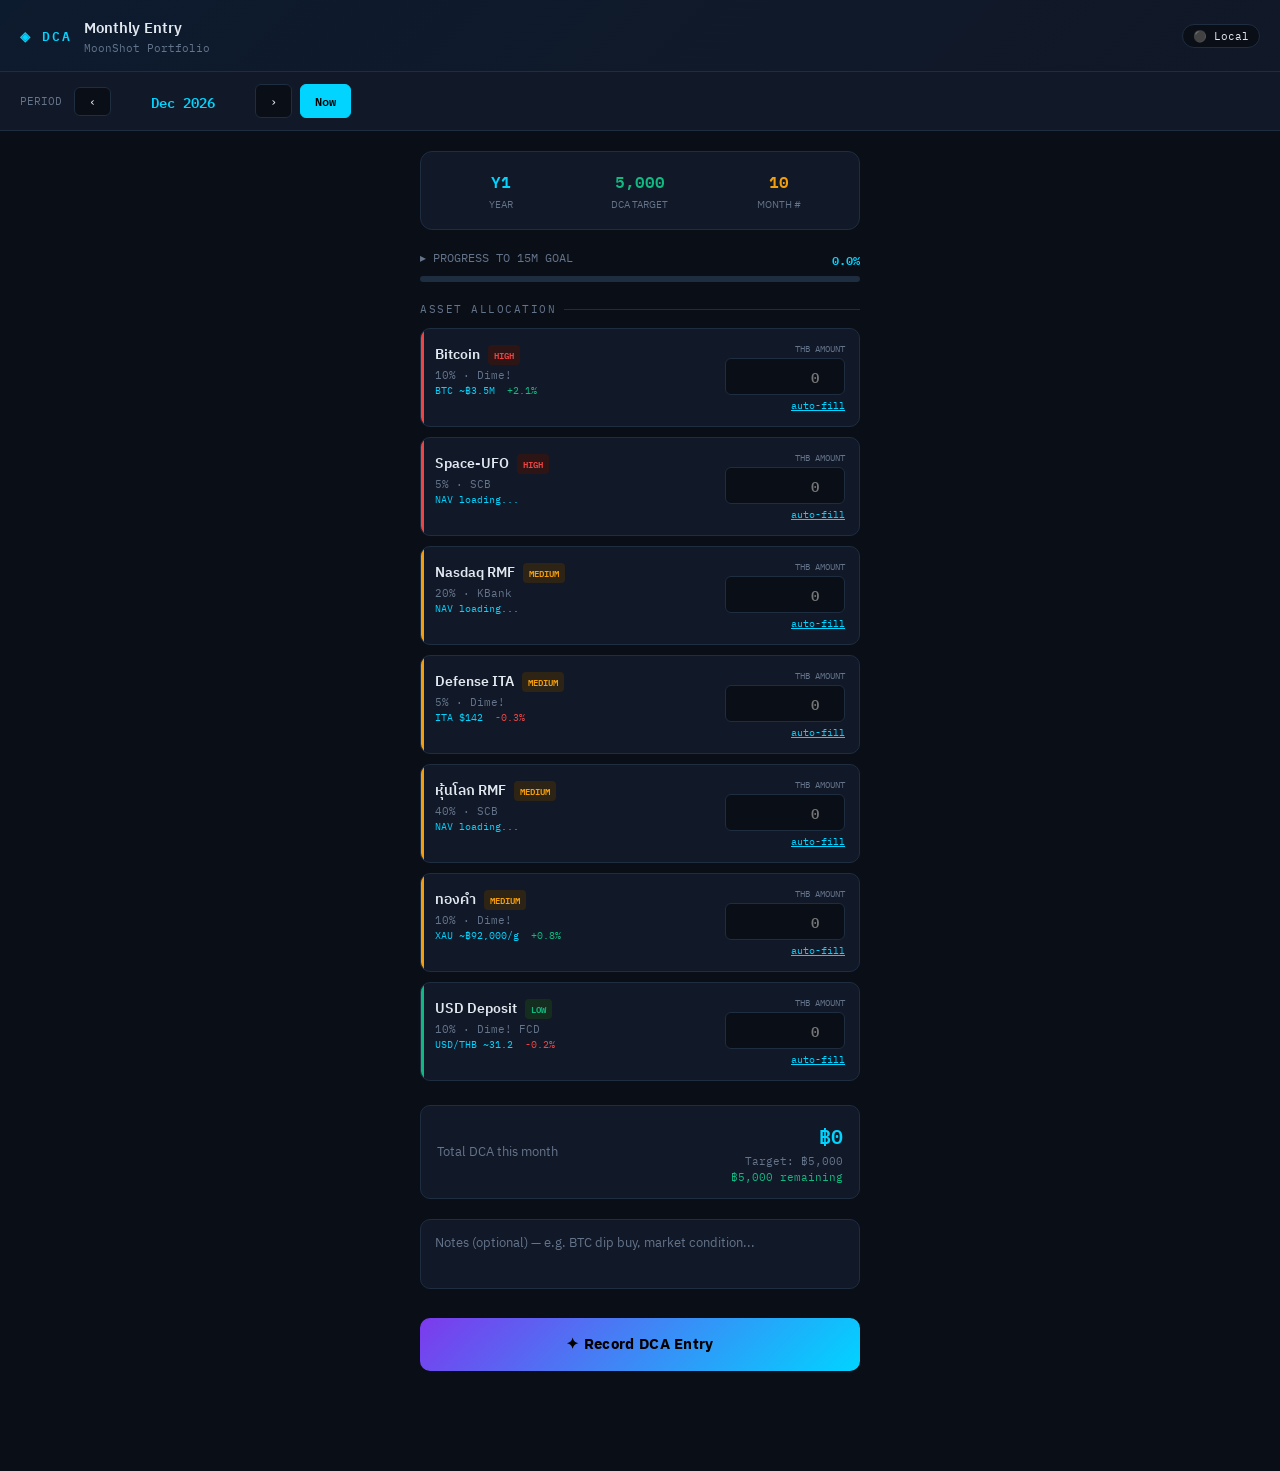
<file: History_Track/monthly_dca.html>
<!DOCTYPE html>
<html lang="th">
<head>
<meta charset="UTF-8">
<meta name="viewport" content="width=device-width, initial-scale=1.0">
<title>Monthly DCA Entry</title>
<style>
  /* ── Design: Dark financial terminal aesthetic ── */
  @import url('https://fonts.googleapis.com/css2?family=IBM+Plex+Mono:wght@400;500;600&family=IBM+Plex+Sans+Thai:wght@300;400;500;600&display=swap');

  :root {
    --bg:       #0a0e17;
    --surface:  #111827;
    --border:   #1e2d40;
    --accent:   #00d4ff;
    --accent2:  #7c3aed;
    --green:    #10b981;
    --yellow:   #f59e0b;
    --red:      #ef4444;
    --text:     #e2e8f0;
    --muted:    #64748b;
    --mono:     'IBM Plex Mono', monospace;
    --sans:     'IBM Plex Sans Thai', sans-serif;
  }

  * { box-sizing: border-box; margin: 0; padding: 0; }

  body {
    background: var(--bg);
    color: var(--text);
    font-family: var(--sans);
    min-height: 100vh;
    padding: 0 0 80px 0;
  }

  /* Header */
  .header {
    background: linear-gradient(135deg, #0d1b2e 0%, #111827 100%);
    border-bottom: 1px solid var(--border);
    padding: 16px 20px;
    position: sticky; top: 0; z-index: 100;
    display: flex; align-items: center; justify-content: space-between;
  }
  .header-left { display: flex; align-items: center; gap: 12px; }
  .header-logo { font-family: var(--mono); font-size: 13px; color: var(--accent);
                 letter-spacing: 2px; font-weight: 600; }
  .header-title { font-size: 15px; font-weight: 600; }
  .header-sub { font-size: 11px; color: var(--muted); font-family: var(--mono); }

  .sync-badge {
    font-family: var(--mono); font-size: 11px; padding: 4px 10px;
    border-radius: 20px; border: 1px solid var(--border);
    background: #0a0e17; cursor: pointer;
    transition: all 0.2s;
  }
  .sync-badge:hover { border-color: var(--accent); color: var(--accent); }

  /* Month selector */
  .month-bar {
    background: var(--surface);
    border-bottom: 1px solid var(--border);
    padding: 12px 20px;
    display: flex; align-items: center; gap: 12px; overflow-x: auto;
  }
  .month-label { font-family: var(--mono); font-size: 11px;
                 color: var(--muted); white-space: nowrap; }
  .month-nav { display: flex; gap: 8px; }
  .month-btn {
    background: var(--bg); border: 1px solid var(--border);
    color: var(--text); padding: 6px 14px; border-radius: 6px;
    font-family: var(--mono); font-size: 12px; cursor: pointer;
    transition: all 0.15s;
  }
  .month-btn:hover, .month-btn.active {
    background: var(--accent); color: #000; border-color: var(--accent); font-weight: 600;
  }
  .month-current {
    font-family: var(--mono); font-size: 14px; font-weight: 600;
    color: var(--accent); min-width: 120px; text-align: center;
  }

  /* Main */
  .main { padding: 20px; max-width: 480px; margin: 0 auto; }

  /* Summary card */
  .summary-card {
    background: var(--surface);
    border: 1px solid var(--border);
    border-radius: 12px;
    padding: 16px;
    margin-bottom: 20px;
    display: grid;
    grid-template-columns: 1fr 1fr 1fr;
    gap: 12px;
  }
  .stat { text-align: center; }
  .stat-value { font-family: var(--mono); font-size: 16px; font-weight: 600; }
  .stat-label { font-size: 10px; color: var(--muted); margin-top: 2px; }
  .stat-value.green { color: var(--green); }
  .stat-value.yellow { color: var(--yellow); }
  .stat-value.accent { color: var(--accent); }

  /* Progress bar */
  .progress-section { margin-bottom: 20px; }
  .progress-header { display: flex; justify-content: space-between;
                     font-size: 12px; margin-bottom: 6px; }
  .progress-label { color: var(--muted); font-family: var(--mono); }
  .progress-value { color: var(--accent); font-family: var(--mono); font-weight: 600; }
  .progress-bar {
    height: 6px; background: var(--border); border-radius: 3px; overflow: hidden;
  }
  .progress-fill {
    height: 100%; border-radius: 3px;
    background: linear-gradient(90deg, var(--accent2), var(--accent));
    transition: width 0.6s cubic-bezier(0.4,0,0.2,1);
  }

  /* Section title */
  .section-title {
    font-family: var(--mono); font-size: 11px; color: var(--muted);
    letter-spacing: 1.5px; text-transform: uppercase;
    margin-bottom: 12px;
    display: flex; align-items: center; gap: 8px;
  }
  .section-title::after {
    content: ''; flex: 1; height: 1px; background: var(--border);
  }

  /* Asset rows */
  .asset-list { display: flex; flex-direction: column; gap: 10px; margin-bottom: 24px; }

  .asset-row {
    background: var(--surface);
    border: 1px solid var(--border);
    border-radius: 10px;
    padding: 14px;
    display: grid;
    grid-template-columns: 1fr auto;
    gap: 8px;
    transition: border-color 0.15s;
    position: relative;
    overflow: hidden;
  }
  .asset-row::before {
    content: '';
    position: absolute; left: 0; top: 0; bottom: 0; width: 3px;
    border-radius: 3px 0 0 3px;
  }
  .asset-row.high::before   { background: var(--red); }
  .asset-row.medium::before { background: var(--yellow); }
  .asset-row.low::before    { background: var(--green); }
  .asset-row:focus-within   { border-color: var(--accent); }

  .asset-info { }
  .asset-name {
    font-weight: 600; font-size: 14px; margin-bottom: 2px;
    display: flex; align-items: center; gap: 8px;
  }
  .risk-badge {
    font-family: var(--mono); font-size: 9px; padding: 2px 6px;
    border-radius: 4px; font-weight: 600; text-transform: uppercase;
  }
  .risk-badge.high   { background: #2d1515; color: var(--red); }
  .risk-badge.medium { background: #2d2415; color: var(--yellow); }
  .risk-badge.low    { background: #152d1e; color: var(--green); }

  .asset-target {
    font-family: var(--mono); font-size: 11px; color: var(--muted);
  }
  .asset-price {
    font-family: var(--mono); font-size: 10px; color: var(--accent);
    margin-top: 2px;
  }
  .asset-price.loading { color: var(--muted); animation: pulse 1.5s infinite; }
  .price-change { margin-left: 6px; }
  .price-change.up { color: var(--green); }
  .price-change.down { color: var(--red); }

  .asset-input-group { display: flex; flex-direction: column; gap: 4px; align-items: flex-end; }

  .input-label { font-family: var(--mono); font-size: 9px; color: var(--muted); }

  .amount-input {
    background: var(--bg);
    border: 1px solid var(--border);
    border-radius: 6px;
    color: var(--text);
    font-family: var(--mono);
    font-size: 14px;
    font-weight: 600;
    padding: 6px 10px;
    width: 120px;
    text-align: right;
    transition: border-color 0.15s;
  }
  .amount-input:focus { outline: none; border-color: var(--accent); }
  .amount-input:disabled { opacity: 0.4; }

  .auto-fill-hint {
    font-size: 10px; color: var(--muted); font-family: var(--mono);
  }
  .auto-fill-hint button {
    background: none; border: none; color: var(--accent);
    cursor: pointer; font-size: 10px; font-family: var(--mono);
    padding: 0; text-decoration: underline;
  }

  /* Total bar */
  .total-bar {
    background: var(--surface);
    border: 1px solid var(--border);
    border-radius: 10px;
    padding: 14px 16px;
    display: flex; align-items: center; justify-content: space-between;
    margin-bottom: 20px;
  }
  .total-label { font-size: 13px; color: var(--muted); }
  .total-value { font-family: var(--mono); font-size: 20px; font-weight: 600; color: var(--accent); }
  .total-target { font-family: var(--mono); font-size: 11px; color: var(--muted); margin-top: 2px; text-align: right; }
  .total-diff { font-family: var(--mono); font-size: 11px; margin-top: 2px; }
  .total-diff.over { color: var(--red); }
  .total-diff.under { color: var(--green); }

  /* Notes */
  .notes-input {
    width: 100%;
    background: var(--surface);
    border: 1px solid var(--border);
    border-radius: 10px;
    color: var(--text);
    font-family: var(--sans);
    font-size: 13px;
    padding: 12px 14px;
    resize: none;
    margin-bottom: 20px;
    transition: border-color 0.15s;
  }
  .notes-input:focus { outline: none; border-color: var(--accent); }
  .notes-input::placeholder { color: var(--muted); }

  /* Submit */
  .submit-btn {
    width: 100%;
    background: linear-gradient(135deg, var(--accent2), var(--accent));
    border: none; border-radius: 10px;
    color: #000; font-weight: 700; font-size: 15px;
    padding: 14px; cursor: pointer;
    font-family: var(--sans);
    transition: opacity 0.2s, transform 0.1s;
    letter-spacing: 0.3px;
  }
  .submit-btn:hover   { opacity: 0.9; }
  .submit-btn:active  { transform: scale(0.98); }
  .submit-btn:disabled { opacity: 0.4; cursor: not-allowed; }

  /* Toast */
  .toast {
    position: fixed; bottom: 24px; left: 50%; transform: translateX(-50%);
    background: var(--surface); border: 1px solid var(--green);
    color: var(--green); font-family: var(--mono); font-size: 13px;
    padding: 10px 20px; border-radius: 8px;
    opacity: 0; transition: opacity 0.3s;
    z-index: 999; white-space: nowrap;
  }
  .toast.show { opacity: 1; }
  .toast.error { border-color: var(--red); color: var(--red); }

  @keyframes pulse { 0%,100%{opacity:1} 50%{opacity:0.4} }

  /* Responsive */
  @media(max-width:360px) {
    .amount-input { width: 100px; font-size: 13px; }
    .summary-card { grid-template-columns: 1fr 1fr; }
  }
</style>
</head>
<body>

<!-- Header -->
<div class="header">
  <div class="header-left">
    <div>
      <div class="header-logo">◈ DCA</div>
    </div>
    <div>
      <div class="header-title">Monthly Entry</div>
      <div class="header-sub" id="headerSub">MoonShot Portfolio</div>
    </div>
  </div>
  <div id="syncBadge" class="sync-badge" onclick="handleSync()">⚫ Local</div>
</div>

<!-- Month bar -->
<div class="month-bar">
  <span class="month-label">PERIOD</span>
  <div class="month-nav">
    <button class="month-btn" onclick="changeMonth(-1)">‹</button>
  </div>
  <div class="month-current" id="monthDisplay"></div>
  <div class="month-nav">
    <button class="month-btn" onclick="changeMonth(1)">›</button>
    <button class="month-btn active" onclick="goToCurrentMonth()">Now</button>
  </div>
</div>

<!-- Main -->
<div class="main">

  <!-- Summary -->
  <div class="summary-card">
    <div class="stat">
      <div class="stat-value accent" id="statYear">Y1</div>
      <div class="stat-label">YEAR</div>
    </div>
    <div class="stat">
      <div class="stat-value green" id="statDCATarget">5,000</div>
      <div class="stat-label">DCA TARGET</div>
    </div>
    <div class="stat">
      <div class="stat-value yellow" id="statMonthCount">1</div>
      <div class="stat-label">MONTH #</div>
    </div>
  </div>

  <!-- Progress to 15M -->
  <div class="progress-section">
    <div class="progress-header">
      <span class="progress-label">▸ PROGRESS TO 15M GOAL</span>
      <span class="progress-value" id="progressPct">0.0%</span>
    </div>
    <div class="progress-bar">
      <div class="progress-fill" id="progressFill" style="width:0%"></div>
    </div>
  </div>

  <!-- Asset entries -->
  <div class="section-title">Asset Allocation</div>
  <div class="asset-list" id="assetList"></div>

  <!-- Total -->
  <div class="total-bar">
    <div>
      <div class="total-label">Total DCA this month</div>
    </div>
    <div style="text-align:right">
      <div class="total-value" id="totalValue">฿0</div>
      <div class="total-target" id="totalTarget">Target: ฿5,000</div>
      <div class="total-diff" id="totalDiff"></div>
    </div>
  </div>

  <!-- Notes -->
  <textarea class="notes-input" id="notes" rows="2"
    placeholder="Notes (optional) — e.g. BTC dip buy, market condition..."></textarea>

  <!-- Submit -->
  <button class="submit-btn" id="submitBtn" onclick="submitDCA()">
    ✦ Record DCA Entry
  </button>

</div>

<!-- Toast -->
<div class="toast" id="toast"></div>

<script>
// ── CONFIG ─────────────────────────────────────────────────
const START_DATE  = new Date(2026, 2, 1); // March 2026 = Month 1
const GOAL_THB    = 15_000_000;

// DCA schedule
function getDCATarget(year) {
  if (year === 1) return 5000;
  if (year === 2) return 10000;
  if (year === 3) return 15000;
  return 34500;
}

// Assets (sync กับ Port_Moon_Alien.xlsx ของคุณ)
const ASSETS = [
  { id:'btc',     name:'Bitcoin',        ticker:'BTC',           weight:0.10, risk:'high',   currency:'THB', platform:'Dime!' },
  { id:'space',   name:'Space-UFO',      ticker:'SCBNEXT(A)',     weight:0.05, risk:'high',   currency:'THB', platform:'SCB' },
  { id:'nasdaq',  name:'Nasdaq RMF',     ticker:'K-USXNDQRMF',   weight:0.20, risk:'medium', currency:'THB', platform:'KBank' },
  { id:'defense', name:'Defense ITA',    ticker:'ITA',            weight:0.05, risk:'medium', currency:'USD', platform:'Dime!' },
  { id:'world',   name:'หุ้นโลก RMF',   ticker:'SCBRMWORLD(A)', weight:0.40, risk:'medium', currency:'THB', platform:'SCB' },
  { id:'gold',    name:'ทองคำ',         ticker:'GOLD',           weight:0.10, risk:'medium', currency:'THB', platform:'Dime!' },
  { id:'fcd',     name:'USD Deposit',    ticker:'FCD',            weight:0.10, risk:'low',    currency:'USD', platform:'Dime! FCD' },
];

// ── State ──────────────────────────────────────────────────
let currentDate = new Date();
let prices      = {};
let history     = JSON.parse(localStorage.getItem('dca_history') || '[]');
let totalInvested = parseFloat(localStorage.getItem('total_invested') || '0');
let portfolioValue = parseFloat(localStorage.getItem('portfolio_value') || '0');

// ── Init ───────────────────────────────────────────────────
window.onload = () => {
  currentDate = new Date();
  renderMonth();
  renderAssets();
  fetchPrices();
  updateProgress();
};

// ── Month ──────────────────────────────────────────────────
function changeMonth(delta) {
  currentDate = new Date(currentDate.getFullYear(),
                         currentDate.getMonth() + delta, 1);
  renderMonth();
  loadExistingEntry();
}

function goToCurrentMonth() {
  currentDate = new Date();
  renderMonth();
  loadExistingEntry();
}

function renderMonth() {
  const months = ['Jan','Feb','Mar','Apr','May','Jun',
                  'Jul','Aug','Sep','Oct','Nov','Dec'];
  document.getElementById('monthDisplay').textContent =
    `${months[currentDate.getMonth()]} ${currentDate.getFullYear()}`;

  // Calculate year and month number
  const monthNum = (currentDate.getFullYear() - START_DATE.getFullYear()) * 12
                 + (currentDate.getMonth() - START_DATE.getMonth()) + 1;
  const year     = Math.ceil(monthNum / 12);
  const target   = getDCATarget(Math.max(1, year));

  document.getElementById('statYear').textContent     = `Y${Math.max(1,year)}`;
  document.getElementById('statDCATarget').textContent = target.toLocaleString();
  document.getElementById('statMonthCount').textContent = Math.max(1, monthNum);
  document.getElementById('totalTarget').textContent   = `Target: ฿${target.toLocaleString()}`;

  // Pre-fill amounts
  ASSETS.forEach(a => {
    const input = document.getElementById(`input_${a.id}`);
    if (input) {
      input.placeholder = Math.round(target * a.weight).toLocaleString();
    }
  });
  updateTotal();
}

// ── Assets ─────────────────────────────────────────────────
function renderAssets() {
  const list = document.getElementById('assetList');
  list.innerHTML = ASSETS.map(a => `
    <div class="asset-row ${a.risk}" id="row_${a.id}">
      <div class="asset-info">
        <div class="asset-name">
          ${a.name}
          <span class="risk-badge ${a.risk}">${a.risk}</span>
        </div>
        <div class="asset-target">${(a.weight*100).toFixed(0)}% · ${a.platform}</div>
        <div class="asset-price loading" id="price_${a.id}">loading price...</div>
      </div>
      <div class="asset-input-group">
        <div class="input-label">THB AMOUNT</div>
        <input
          class="amount-input"
          id="input_${a.id}"
          type="number" min="0" step="100"
          placeholder="0"
          oninput="updateTotal()"
        />
        <div class="auto-fill-hint">
          <button onclick="autoFill('${a.id}')">auto-fill</button>
        </div>
      </div>
    </div>
  `).join('');
}

function autoFill(assetId) {
  const monthNum = (currentDate.getFullYear() - START_DATE.getFullYear()) * 12
                 + (currentDate.getMonth() - START_DATE.getMonth()) + 1;
  const year     = Math.max(1, Math.ceil(monthNum / 12));
  const target   = getDCATarget(year);
  const asset    = ASSETS.find(a => a.id === assetId);
  if (!asset) return;
  document.getElementById(`input_${assetId}`).value = Math.round(target * asset.weight);
  updateTotal();
}

function autoFillAll() {
  ASSETS.forEach(a => autoFill(a.id));
}

// ── Total ──────────────────────────────────────────────────
function updateTotal() {
  const monthNum = (currentDate.getFullYear() - START_DATE.getFullYear()) * 12
                 + (currentDate.getMonth() - START_DATE.getMonth()) + 1;
  const year     = Math.max(1, Math.ceil(monthNum / 12));
  const target   = getDCATarget(year);
  const total    = ASSETS.reduce((sum, a) => {
    const v = parseFloat(document.getElementById(`input_${a.id}`)?.value || 0);
    return sum + (isNaN(v) ? 0 : v);
  }, 0);

  document.getElementById('totalValue').textContent = `฿${total.toLocaleString()}`;
  const diff    = total - target;
  const diffEl  = document.getElementById('totalDiff');
  if (Math.abs(diff) < 10) {
    diffEl.textContent = '✓ On target';
    diffEl.className   = 'total-diff';
  } else if (diff > 0) {
    diffEl.textContent = `+฿${diff.toLocaleString()} over`;
    diffEl.className   = 'total-diff over';
  } else {
    diffEl.textContent = `฿${Math.abs(diff).toLocaleString()} remaining`;
    diffEl.className   = 'total-diff under';
  }
}

// ── Prices ─────────────────────────────────────────────────
async function fetchPrices() {
  // Simple mock — replace with real API calls from price_api.js
  const mockPrices = {
    btc:     { display: 'BTC ~฿3.5M', change: '+2.1%', up: true },
    space:   { display: 'NAV loading...', change: '', up: true },
    nasdaq:  { display: 'NAV loading...', change: '', up: true },
    defense: { display: 'ITA $142', change: '-0.3%', up: false },
    world:   { display: 'NAV loading...', change: '', up: true },
    gold:    { display: 'XAU ~฿92,000/g', change: '+0.8%', up: true },
    fcd:     { display: 'USD/THB ~31.2', change: '-0.2%', up: false },
  };

  ASSETS.forEach(a => {
    const el = document.getElementById(`price_${a.id}`);
    if (!el) return;
    const p = mockPrices[a.id];
    if (p) {
      el.className = 'asset-price';
      el.innerHTML = `${p.display} <span class="price-change ${p.up?'up':'down'}">${p.change}</span>`;
    }
  });
}

// ── Progress ───────────────────────────────────────────────
function updateProgress() {
  const pct = Math.min(100, (portfolioValue / GOAL_THB) * 100);
  document.getElementById('progressPct').textContent  = pct.toFixed(1) + '%';
  document.getElementById('progressFill').style.width = pct + '%';
}

// ── Submit ─────────────────────────────────────────────────
function submitDCA() {
  const btn   = document.getElementById('submitBtn');
  const total = ASSETS.reduce((s, a) => {
    const v = parseFloat(document.getElementById(`input_${a.id}`)?.value || 0);
    return s + (isNaN(v) ? 0 : v);
  }, 0);

  if (total <= 0) { showToast('Please enter at least one amount', true); return; }

  const entry = {
    id:       Date.now(),
    date:     currentDate.toISOString().slice(0,7),
    total,
    assets:   ASSETS.map(a => ({
      id:     a.id,
      name:   a.name,
      amount: parseFloat(document.getElementById(`input_${a.id}`)?.value || 0),
    })),
    notes:    document.getElementById('notes').value,
    prices:   { ...prices },
  };

  // Save
  const existing = history.findIndex(h => h.date === entry.date);
  if (existing >= 0) history[existing] = entry; else history.push(entry);
  localStorage.setItem('dca_history', JSON.stringify(history));

  totalInvested += total;
  localStorage.setItem('total_invested', totalInvested.toString());

  btn.textContent = '✓ Saved!';
  btn.disabled    = true;
  showToast(`✓ DCA ฿${total.toLocaleString()} recorded for ${entry.date}`);

  setTimeout(() => {
    btn.textContent = '✦ Record DCA Entry';
    btn.disabled    = false;
  }, 2000);
}

function loadExistingEntry() {
  const dateKey = currentDate.toISOString().slice(0,7);
  const entry   = history.find(h => h.date === dateKey);
  if (!entry) {
    ASSETS.forEach(a => {
      const el = document.getElementById(`input_${a.id}`);
      if (el) el.value = '';
    });
    document.getElementById('notes').value = '';
    updateTotal();
    return;
  }
  entry.assets.forEach(a => {
    const el = document.getElementById(`input_${a.id}`);
    if (el) el.value = a.amount || '';
  });
  document.getElementById('notes').value = entry.notes || '';
  updateTotal();
}

// ── Sync ───────────────────────────────────────────────────
function handleSync() { showToast('Google Drive sync — connect in Settings'); }

// ── Toast ──────────────────────────────────────────────────
function showToast(msg, isError = false) {
  const t = document.getElementById('toast');
  t.textContent = msg;
  t.className   = 'toast show' + (isError ? ' error' : '');
  setTimeout(() => t.className = 'toast', 3000);
}
</script>
</body>
</html>
</file>
